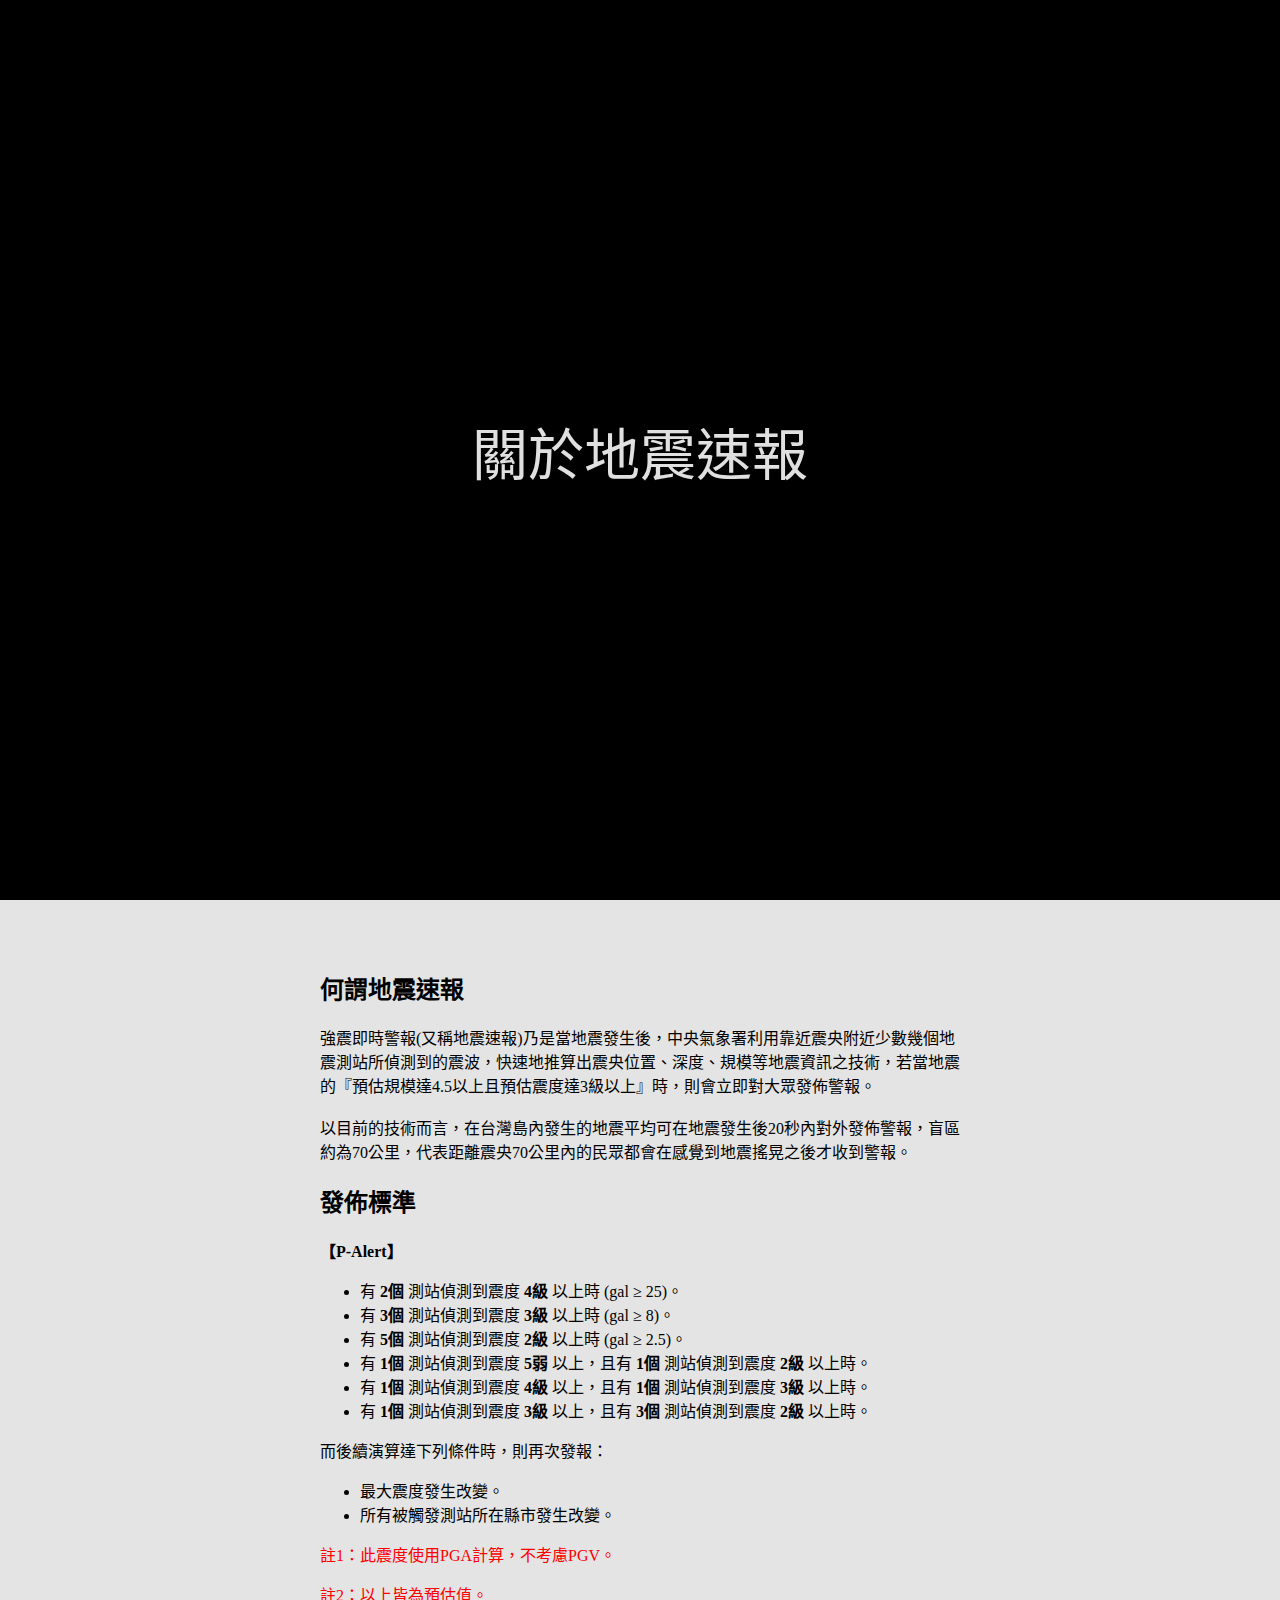
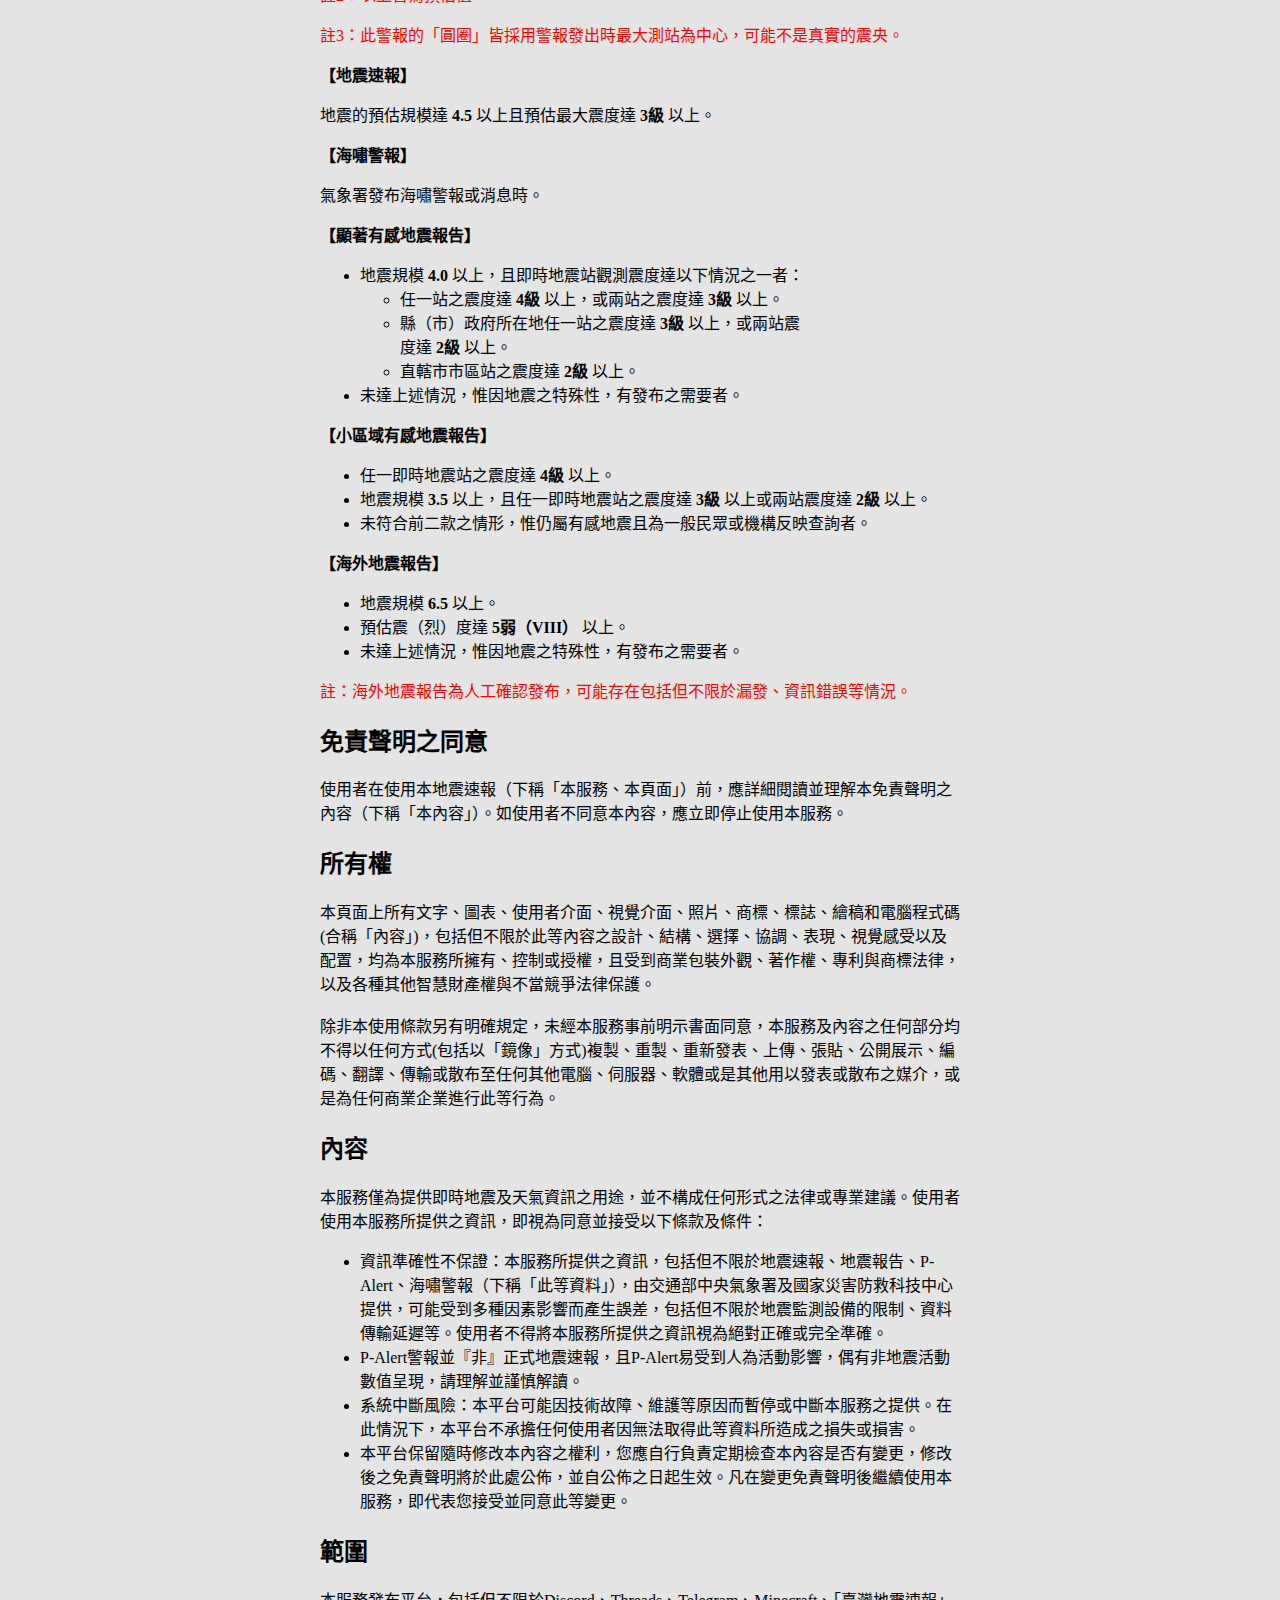
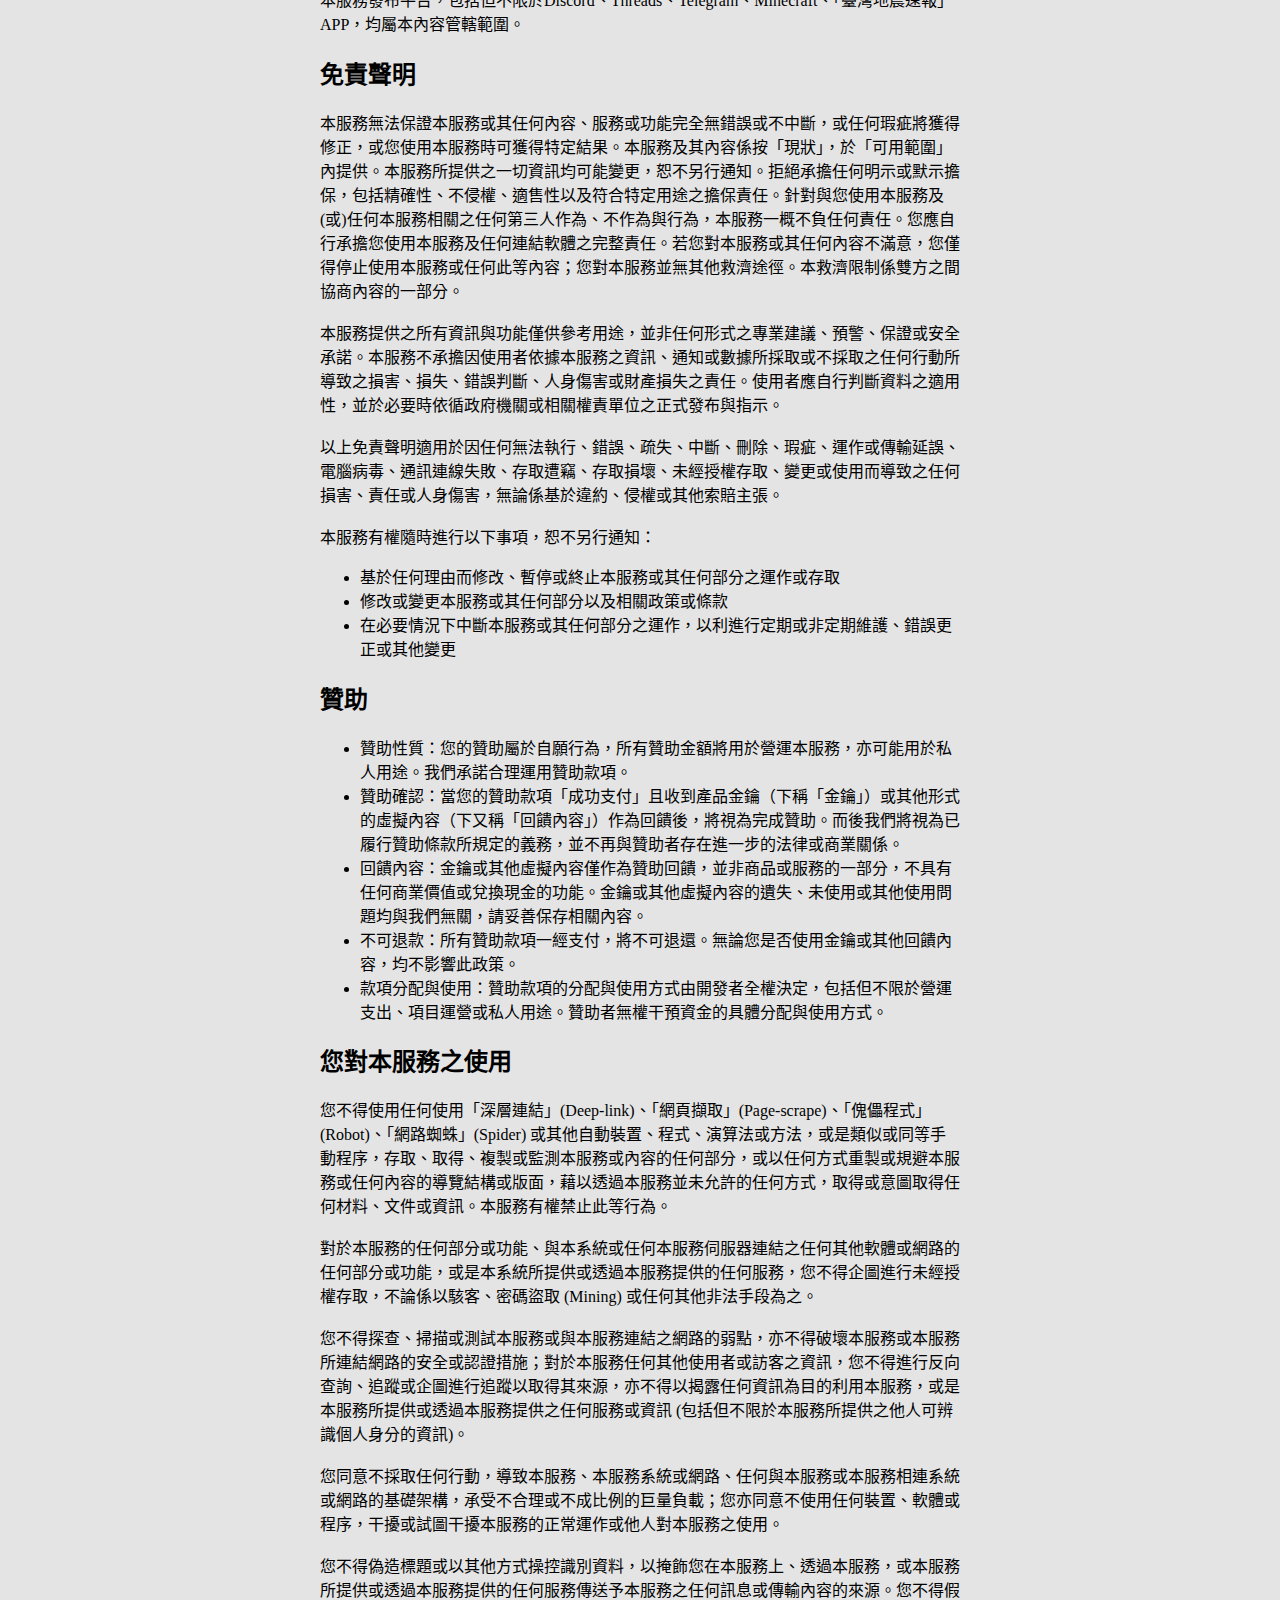
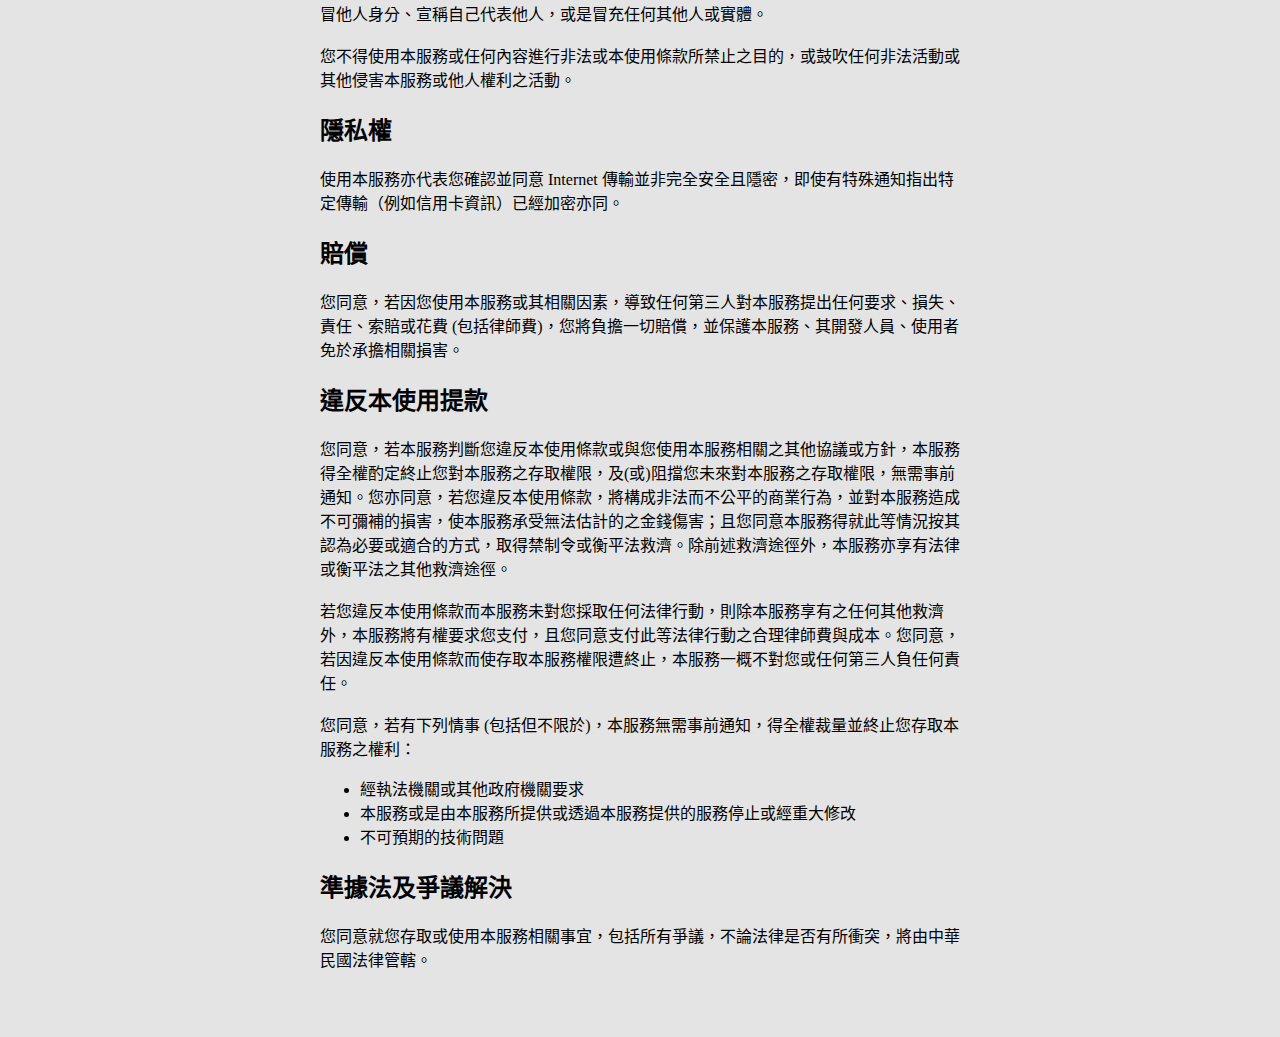
<file: about.html>
<!DOCTYPE html>
<html lang="zh-TW">
<head>
    <meta charset="UTF-8">
    <meta name="viewport" content="width=device-width, initial-scale=1.0">
    <title>關於地震速報</title>
    <link rel="icon" href="./f256x256.png" />
</head>
<style>
    body {
        margin: 0;
        width: 100vw;
        background-color: black;
        overflow-x: hidden;
        user-select: none;
    }
    ul, h2, #one > div p{
        margin-left: 25%;
        margin-right: 25%;
    }
    @media (max-width: 768px) {
        ul, h2, #one > div p {
            margin-left: 5%;
            margin-right: 5%;
        }
    }

    ul ul {
        margin-left: 0;
    }
</style>
<body>
    <div style="color:rgba(228, 228, 228, 0.7); display: flex; align-items: center; justify-content: center;height: 100vh; font-size: 56px;">
        <div style="display: flex; flex-direction: column; align-items: center; color: #e0e0e0;">
            <p>關於地震速報</p>
        </div>
    </div>
    <div id="one">
        <div style="background-color: rgb(228, 228, 228); padding: 50px 0px 50px 0px; width: 100vw;">
            <h2>
                何謂地震速報
            </h2>
            <p>
                強震即時警報(又稱地震速報)乃是當地震發生後，中央氣象署利用靠近震央附近少數幾個地震測站所偵測到的震波，快速地推算出震央位置、深度、規模等地震資訊之技術，若當地震的『預估規模達4.5以上且預估震度達3級以上』時，則會立即對大眾發佈警報。
                <br>
                <br>
                以目前的技術而言，在台灣島內發生的地震平均可在地震發生後20秒內對外發佈警報，盲區約為70公里，代表距離震央70公里內的民眾都會在感覺到地震搖晃之後才收到警報。
            </p>
            <h2>
                發佈標準
            </h2>
            <p><strong>
                【P-Alert】
            </strong></p>
            <p>
                <ul>
                    <li>有 <strong>2個</strong> 測站偵測到震度 <strong>4級</strong> 以上時 (gal ≥ 25)。</li>
                    <li>有 <strong>3個</strong> 測站偵測到震度 <strong>3級</strong> 以上時 (gal ≥ 8)。</li>
                    <li>有 <strong>5個</strong> 測站偵測到震度 <strong>2級</strong> 以上時 (gal ≥ 2.5)。</li>
                    <li>有 <strong>1個</strong> 測站偵測到震度 <strong>5弱</strong> 以上，且有 <strong>1個</strong> 測站偵測到震度 <strong>2級</strong> 以上時。</li>
                    <li>有 <strong>1個</strong> 測站偵測到震度 <strong>4級</strong> 以上，且有 <strong>1個</strong> 測站偵測到震度 <strong>3級</strong> 以上時。</li>
                    <li>有 <strong>1個</strong> 測站偵測到震度 <strong>3級</strong> 以上，且有 <strong>3個</strong> 測站偵測到震度 <strong>2級</strong> 以上時。</li>
                </ul>
            </p>
            <p>
                而後續演算達下列條件時，則再次發報：
            </p>
            <p>
                <ul>
                    <li>最大震度發生改變。</li>
                    <li>所有被觸發測站所在縣市發生改變。</li>
                </ul>
            </p>
            <p style="color: red">註1：此震度使用PGA計算，不考慮PGV。</p>
            <p style="color: red">註2：以上皆為預估值。</p>
            <p style="color: red">註3：此警報的「圓圈」皆採用警報發出時最大測站為中心，可能不是真實的震央。</p>
            <p><strong>
                【地震速報】
            </strong></p>
            <p>
                地震的預估規模達 <strong>4.5</strong> 以上且預估最大震度達 <strong>3級</strong> 以上。
            </p>
            <p><strong>
                【海嘯警報】
            </strong></p>
            <p>
                氣象署發布海嘯警報或消息時。
            </p>
            <p><strong>
                【顯著有感地震報告】
            </strong></p>
            <p>
                <ul>
                    <li>地震規模 <strong>4.0</strong> 以上，且即時地震站觀測震度達以下情況之一者：</li>
                        <ul>
                            <li>任一站之震度達 <strong>4級</strong> 以上，或兩站之震度達 <strong>3級</strong> 以上。</li>
                            <li>縣（市）政府所在地任一站之震度達 <strong>3級</strong> 以上，或兩站震度達 <strong>2級</strong> 以上。</li>
                            <li>直轄市市區站之震度達 <strong>2級</strong> 以上。</li>
                        </ul>
                    <li>未達上述情況，惟因地震之特殊性，有發布之需要者。</li>
                </ul>
            </p>
            <p><strong>
                【小區域有感地震報告】
            </strong></p>
            <p>
                <ul>
                    <li>任一即時地震站之震度達 <strong>4級</strong> 以上。</li>
                    <li>地震規模 <strong>3.5</strong> 以上，且任一即時地震站之震度達 <strong>3級</strong> 以上或兩站震度達 <strong>2級</strong> 以上。</li>
                    <li>未符合前二款之情形，惟仍屬有感地震且為一般民眾或機構反映查詢者。</li>
                </ul>
            </p>
            <p><strong>
                【海外地震報告】
            </strong></p>
            <p>
                <ul>
                    <li>地震規模 <strong>6.5</strong> 以上。</li>
                    <li>預估震（烈）度達 <strong>5弱（VIII）</strong> 以上。</li>
                    <li>未達上述情況，惟因地震之特殊性，有發布之需要者。</li>
                </ul>
                <p style="color: red">註：海外地震報告為人工確認發布，可能存在包括但不限於漏發、資訊錯誤等情況。</p>
            </p>
            <h2>
                免責聲明之同意
            </h2>
            <p>
                使用者在使用本地震速報（下稱「本服務、本頁面」）前，應詳細閱讀並理解本免責聲明之內容（下稱「本內容」）。如使用者不同意本內容，應立即停止使用本服務。
            </p>
            <h2>
                所有權
            </h2>
            <p>
                本頁面上所有文字、圖表、使用者介面、視覺介面、照片、商標、標誌、繪稿和電腦程式碼(合稱「內容」)，包括但不限於此等內容之設計、結構、選擇、協調、表現、視覺感受以及配置，均為本服務所擁有、控制或授權，且受到商業包裝外觀、著作權、專利與商標法律，以及各種其他智慧財產權與不當競爭法律保護。
                <br>
                <br>
                除非本使用條款另有明確規定，未經本服務事前明示書面同意，本服務及內容之任何部分均不得以任何方式(包括以「鏡像」方式)複製、重製、重新發表、上傳、張貼、公開展示、編碼、翻譯、傳輸或散布至任何其他電腦、伺服器、軟體或是其他用以發表或散布之媒介，或是為任何商業企業進行此等行為。
            </p>
            <h2>
                內容
            </h2>
            <p>
                本服務僅為提供即時地震及天氣資訊之用途，並不構成任何形式之法律或專業建議。使用者使用本服務所提供之資訊，即視為同意並接受以下條款及條件：
                <ul>
                    <li>資訊準確性不保證：本服務所提供之資訊，包括但不限於地震速報、地震報告、P-Alert、海嘯警報（下稱「此等資料」），由交通部中央氣象署及國家災害防救科技中心提供，可能受到多種因素影響而產生誤差，包括但不限於地震監測設備的限制、資料傳輸延遲等。使用者不得將本服務所提供之資訊視為絕對正確或完全準確。</li>
                    <li>P-Alert警報並『非』正式地震速報，且P-Alert易受到人為活動影響，偶有非地震活動數值呈現，請理解並謹慎解讀。</li>
                    <li>系統中斷風險：本平台可能因技術故障、維護等原因而暫停或中斷本服務之提供。在此情況下，本平台不承擔任何使用者因無法取得此等資料所造成之損失或損害。</li>
                    <li>本平台保留隨時修改本內容之權利，您應自行負責定期檢查本內容是否有變更，修改後之免責聲明將於此處公佈，並自公佈之日起生效。凡在變更免責聲明後繼續使用本服務，即代表您接受並同意此等變更。</li>
                </ul>
            </p>
            <h2>
                範圍
            </h2>
            <p>
                本服務發布平台，包括但不限於Discord、Threads、Telegram、Minecraft、「臺灣地震速報」APP，均屬本內容管轄範圍。
            </p>
            <h2>
                免責聲明
            </h2>
            <p>
                本服務無法保證本服務或其任何內容、服務或功能完全無錯誤或不中斷，或任何瑕疵將獲得修正，或您使用本服務時可獲得特定結果。本服務及其內容係按「現狀」，於「可用範圍」內提供。本服務所提供之一切資訊均可能變更，恕不另行通知。拒絕承擔任何明示或默示擔保，包括精確性、不侵權、適售性以及符合特定用途之擔保責任。針對與您使用本服務及(或)任何本服務相關之任何第三人作為、不作為與行為，本服務一概不負任何責任。您應自行承擔您使用本服務及任何連結軟體之完整責任。若您對本服務或其任何內容不滿意，您僅得停止使用本服務或任何此等內容；您對本服務並無其他救濟途徑。本救濟限制係雙方之間協商內容的一部分。
                <br>
                <br>
                本服務提供之所有資訊與功能僅供參考用途，並非任何形式之專業建議、預警、保證或安全承諾。本服務不承擔因使用者依據本服務之資訊、通知或數據所採取或不採取之任何行動所導致之損害、損失、錯誤判斷、人身傷害或財產損失之責任。使用者應自行判斷資料之適用性，並於必要時依循政府機關或相關權責單位之正式發布與指示。
                <br>
                <br>
                以上免責聲明適用於因任何無法執行、錯誤、疏失、中斷、刪除、瑕疵、運作或傳輸延誤、電腦病毒、通訊連線失敗、存取遭竊、存取損壞、未經授權存取、變更或使用而導致之任何損害、責任或人身傷害，無論係基於違約、侵權或其他索賠主張。
                <br>
                <br>
                本服務有權隨時進行以下事項，恕不另行通知：
                <ul>
                    <li>基於任何理由而修改、暫停或終止本服務或其任何部分之運作或存取</li>
                    <li>修改或變更本服務或其任何部分以及相關政策或條款</li>
                    <li>在必要情況下中斷本服務或其任何部分之運作，以利進行定期或非定期維護、錯誤更正或其他變更</li>
                </ul>
            </p>
            <h2>
                贊助
            </h2>
            <ul>
                <li>贊助性質：您的贊助屬於自願行為，所有贊助金額將用於營運本服務，亦可能用於私人用途。我們承諾合理運用贊助款項。</li>
                <li>贊助確認：當您的贊助款項「成功支付」且收到產品金鑰（下稱「金鑰」）或其他形式的虛擬內容（下又稱「回饋內容」）作為回饋後，將視為完成贊助。而後我們將視為已履行贊助條款所規定的義務，並不再與贊助者存在進一步的法律或商業關係。</li>
                <li>回饋內容：金鑰或其他虛擬內容僅作為贊助回饋，並非商品或服務的一部分，不具有任何商業價值或兌換現金的功能。金鑰或其他虛擬內容的遺失、未使用或其他使用問題均與我們無關，請妥善保存相關內容。</li>
                <li>不可退款：所有贊助款項一經支付，將不可退還。無論您是否使用金鑰或其他回饋內容，均不影響此政策。</li>
                <li>款項分配與使用：贊助款項的分配與使用方式由開發者全權決定，包括但不限於營運支出、項目運營或私人用途。贊助者無權干預資金的具體分配與使用方式。</li>
            </ul>
            <h2>
                您對本服務之使用
            </h2>
            <p>
                您不得使用任何使用「深層連結」(Deep-link)、「網頁擷取」(Page-scrape)、「傀儡程式」(Robot)、「網路蜘蛛」(Spider) 或其他自動裝置、程式、演算法或方法，或是類似或同等手動程序，存取、取得、複製或監測本服務或內容的任何部分，或以任何方式重製或規避本服務或任何內容的導覽結構或版面，藉以透過本服務並未允許的任何方式，取得或意圖取得任何材料、文件或資訊。本服務有權禁止此等行為。
                <br>
                <br>
                對於本服務的任何部分或功能、與本系統或任何本服務伺服器連結之任何其他軟體或網路的任何部分或功能，或是本系統所提供或透過本服務提供的任何服務，您不得企圖進行未經授權存取，不論係以駭客、密碼盜取 (Mining) 或任何其他非法手段為之。
                <br>
                <br>
                您不得探查、掃描或測試本服務或與本服務連結之網路的弱點，亦不得破壞本服務或本服務所連結網路的安全或認證措施；對於本服務任何其他使用者或訪客之資訊，您不得進行反向查詢、追蹤或企圖進行追蹤以取得其來源，亦不得以揭露任何資訊為目的利用本服務，或是本服務所提供或透過本服務提供之任何服務或資訊 (包括但不限於本服務所提供之他人可辨識個人身分的資訊)。
                <br>
                <br>
                您同意不採取任何行動，導致本服務、本服務系統或網路、任何與本服務或本服務相連系統或網路的基礎架構，承受不合理或不成比例的巨量負載；您亦同意不使用任何裝置、軟體或程序，干擾或試圖干擾本服務的正常運作或他人對本服務之使用。
                <br>
                <br>
                您不得偽造標題或以其他方式操控識別資料，以掩飾您在本服務上、透過本服務，或本服務所提供或透過本服務提供的任何服務傳送予本服務之任何訊息或傳輸內容的來源。您不得假冒他人身分、宣稱自己代表他人，或是冒充任何其他人或實體。
                <br>
                <br>
                您不得使用本服務或任何內容進行非法或本使用條款所禁止之目的，或鼓吹任何非法活動或其他侵害本服務或他人權利之活動。
            </p>
            <h2>
                隱私權
            </h2>
            <p>
                使用本服務亦代表您確認並同意 Internet 傳輸並非完全安全且隱密，即使有特殊通知指出特定傳輸（例如信用卡資訊）已經加密亦同。
            </p>
            <h2>
                賠償
            </h2>
            <p>
                您同意，若因您使用本服務或其相關因素，導致任何第三人對本服務提出任何要求、損失、責任、索賠或花費 (包括律師費)，您將負擔一切賠償，並保護本服務、其開發人員、使用者免於承擔相關損害。
            </p>
            <h2>
                違反本使用提款
            </h2>
            <p>
                您同意，若本服務判斷您違反本使用條款或與您使用本服務相關之其他協議或方針，本服務得全權酌定終止您對本服務之存取權限，及(或)阻擋您未來對本服務之存取權限，無需事前通知。您亦同意，若您違反本使用條款，將構成非法而不公平的商業行為，並對本服務造成不可彌補的損害，使本服務承受無法估計的之金錢傷害；且您同意本服務得就此等情況按其認為必要或適合的方式，取得禁制令或衡平法救濟。除前述救濟途徑外，本服務亦享有法律或衡平法之其他救濟途徑。
                <br>
                <br>
                若您違反本使用條款而本服務未對您採取任何法律行動，則除本服務享有之任何其他救濟外，本服務將有權要求您支付，且您同意支付此等法律行動之合理律師費與成本。您同意，若因違反本使用條款而使存取本服務權限遭終止，本服務一概不對您或任何第三人負任何責任。
                <br>
                <br>
                您同意，若有下列情事 (包括但不限於)，本服務無需事前通知，得全權裁量並終止您存取本服務之權利：
                <ul>
                    <li>經執法機關或其他政府機關要求</li>
                    <li>本服務或是由本服務所提供或透過本服務提供的服務停止或經重大修改</li>
                    <li>不可預期的技術問題</li>
                </ul>
            </p>
            <h2>
                準據法及爭議解決
            </h2>
            <p>
                您同意就您存取或使用本服務相關事宜，包括所有爭議，不論法律是否有所衝突，將由中華民國法律管轄。
            </p>
        </div>
    </div>
</body>
<script>
    document.oncontextmenu = () => {
        return false
    };

    document.oncopy = () => {
        return false
    };

    document.onpaste = () => {
        return false
    };

    document.oncut = () => {
        return false
    };

    window.addEventListener('keydown', (e) => {
        if ((e.ctrlKey && e.shiftKey && e.key === 'I') || e.key === 'F12') {
            e.preventDefault()
        }
    });

    document.addEventListener("DOMContentLoaded", () => {
        console.log('%c \n如果有人叫你在這裡複製貼上那絕對是在騙你 ¯\_(ツ)_/¯', 'font-size: 28px; color: #FF0000');
        console.log('%c \n如果你知道你在幹嘛, 歡迎加入我們 \\(.D˙)/', 'font-size: 23px');
        console.log('%c \nCopyrights © 2024-2026, Chang Yu-Hsi. All rights reserved.', 'color: rgba(237, 237, 237, 0.5)');
    });
</script>

</html>
</file>
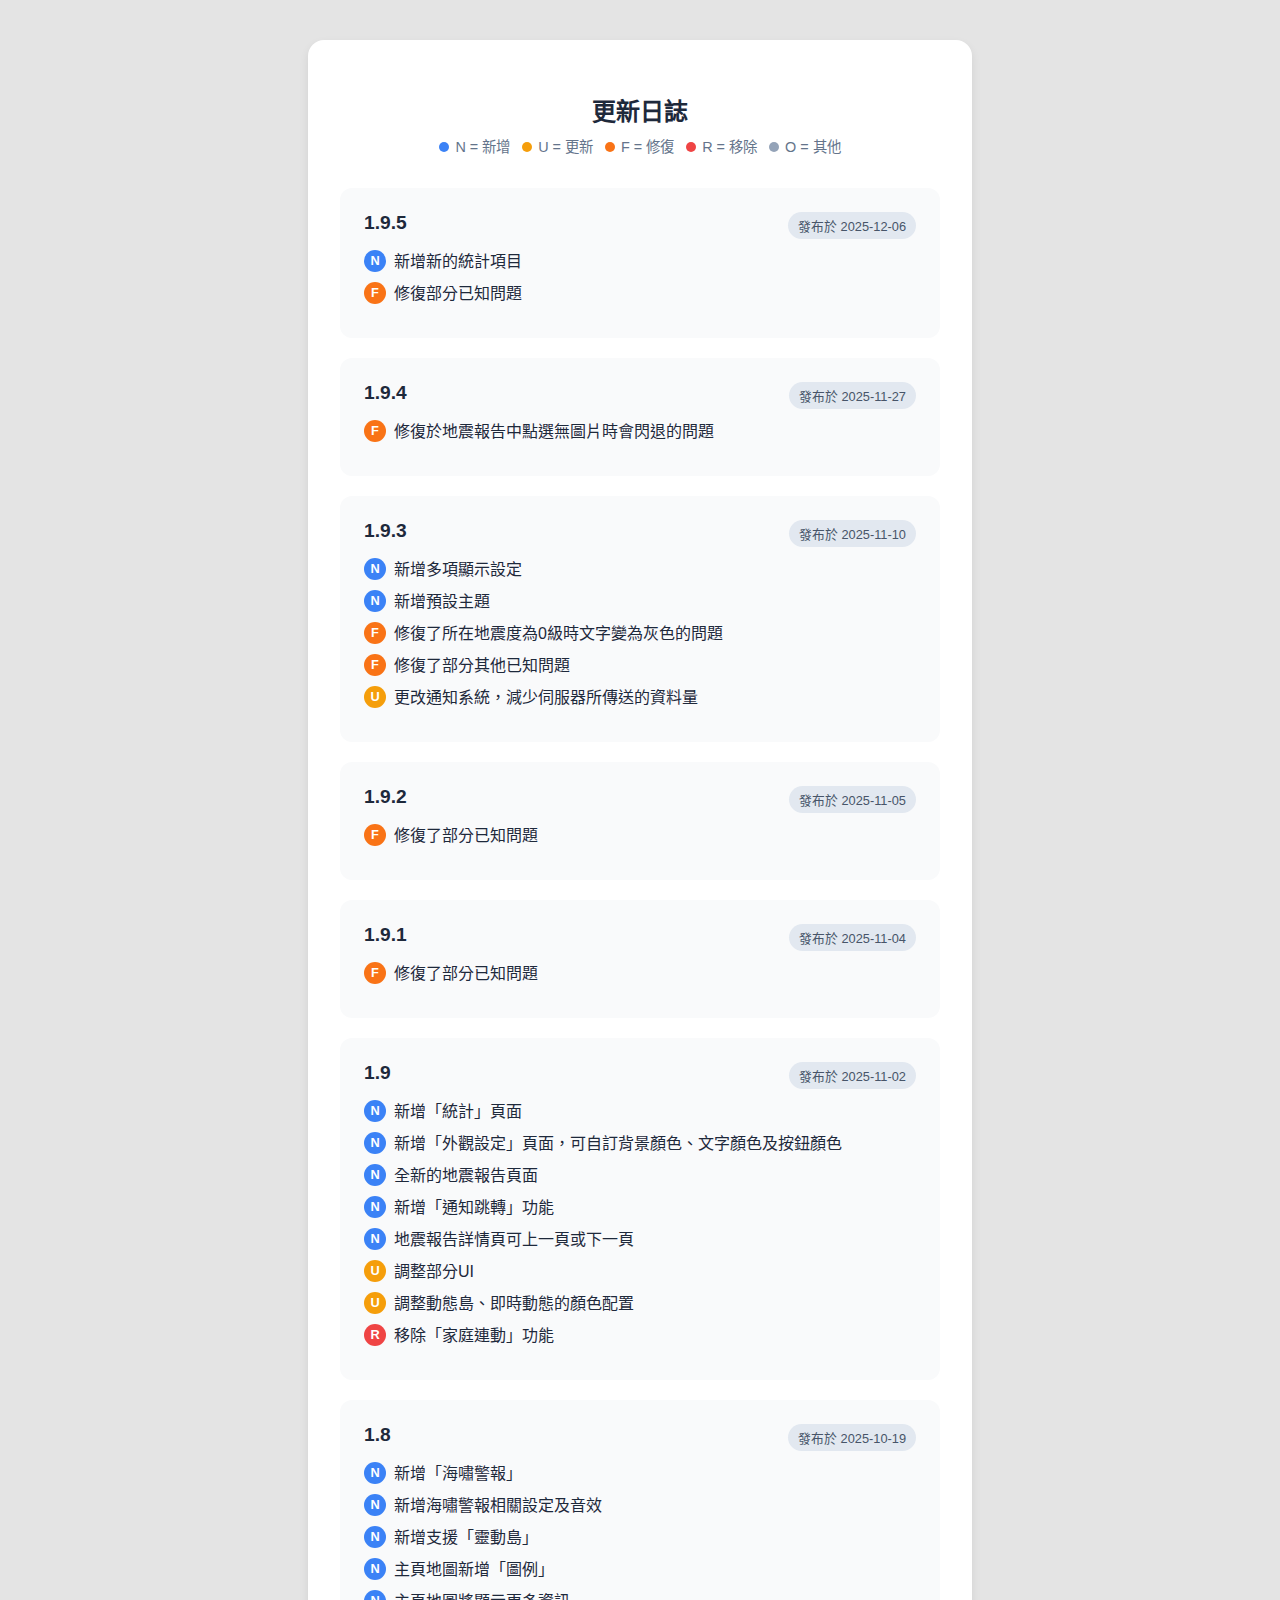
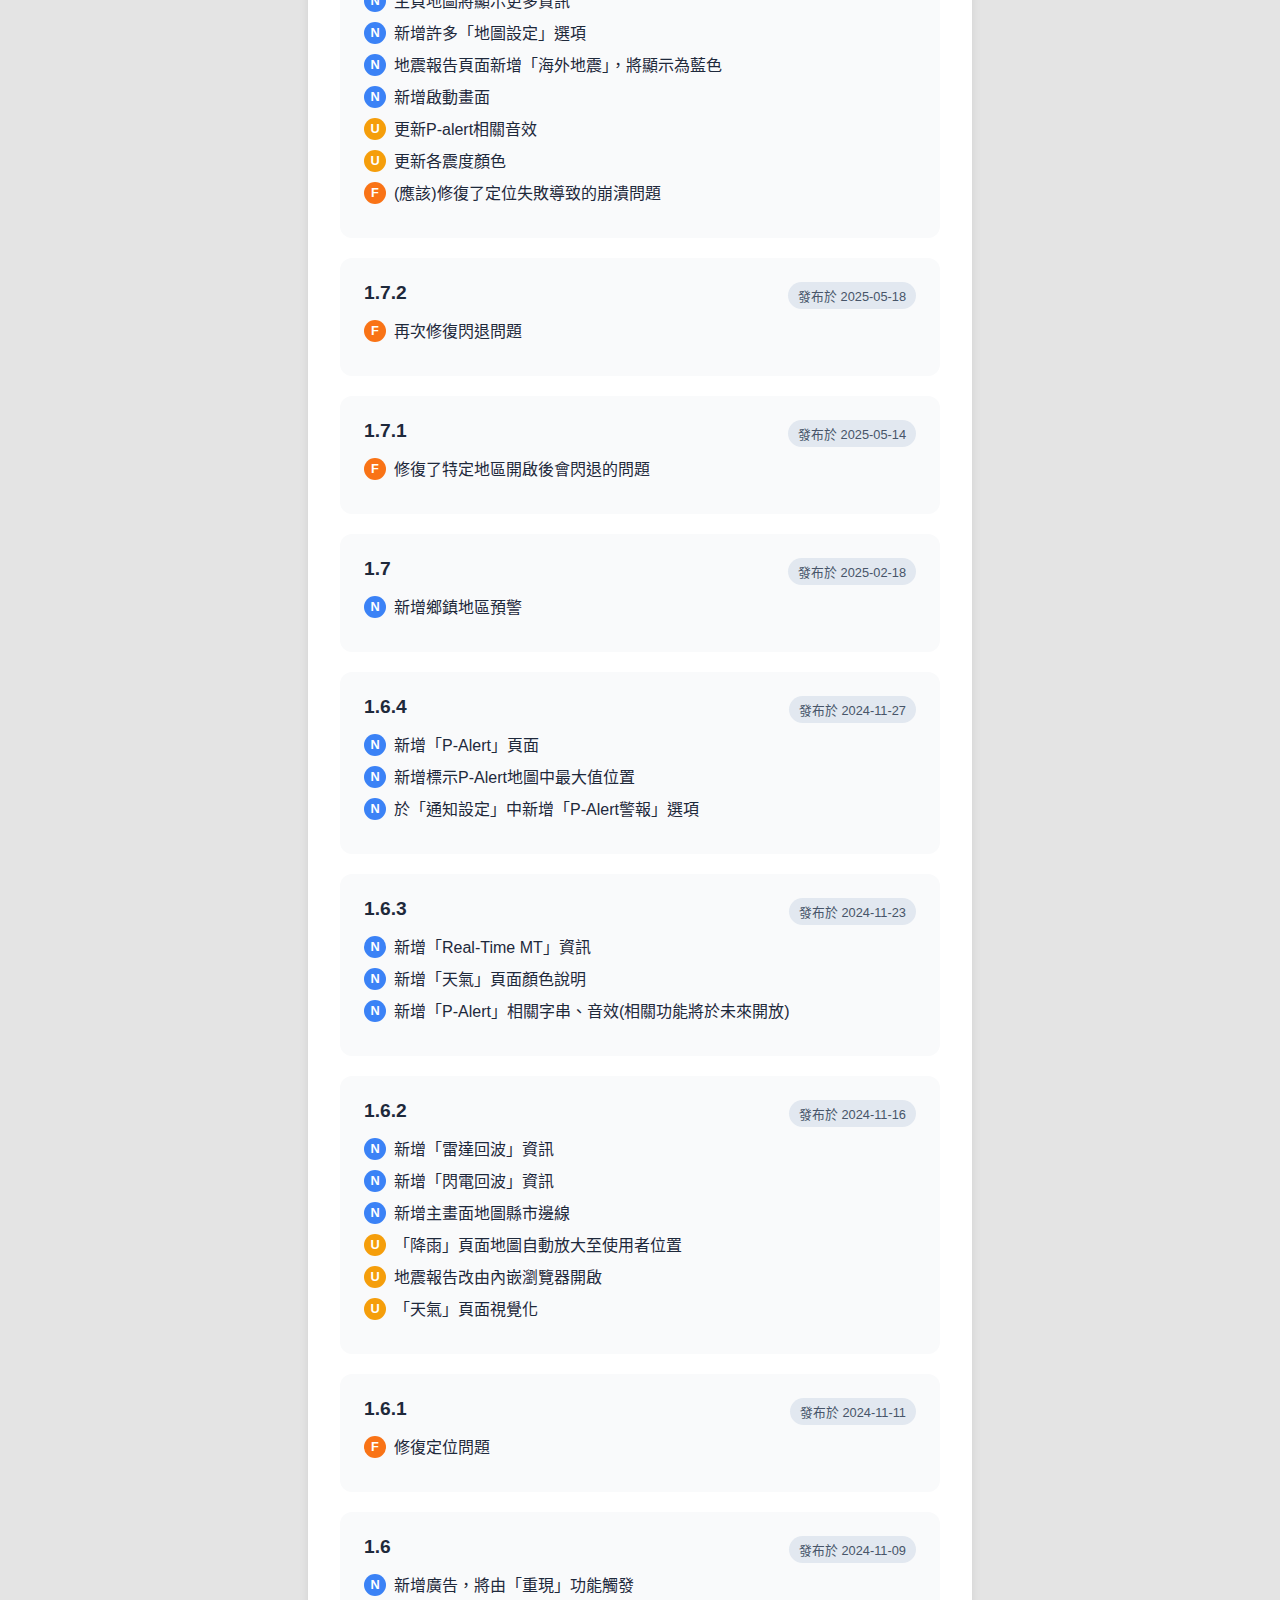
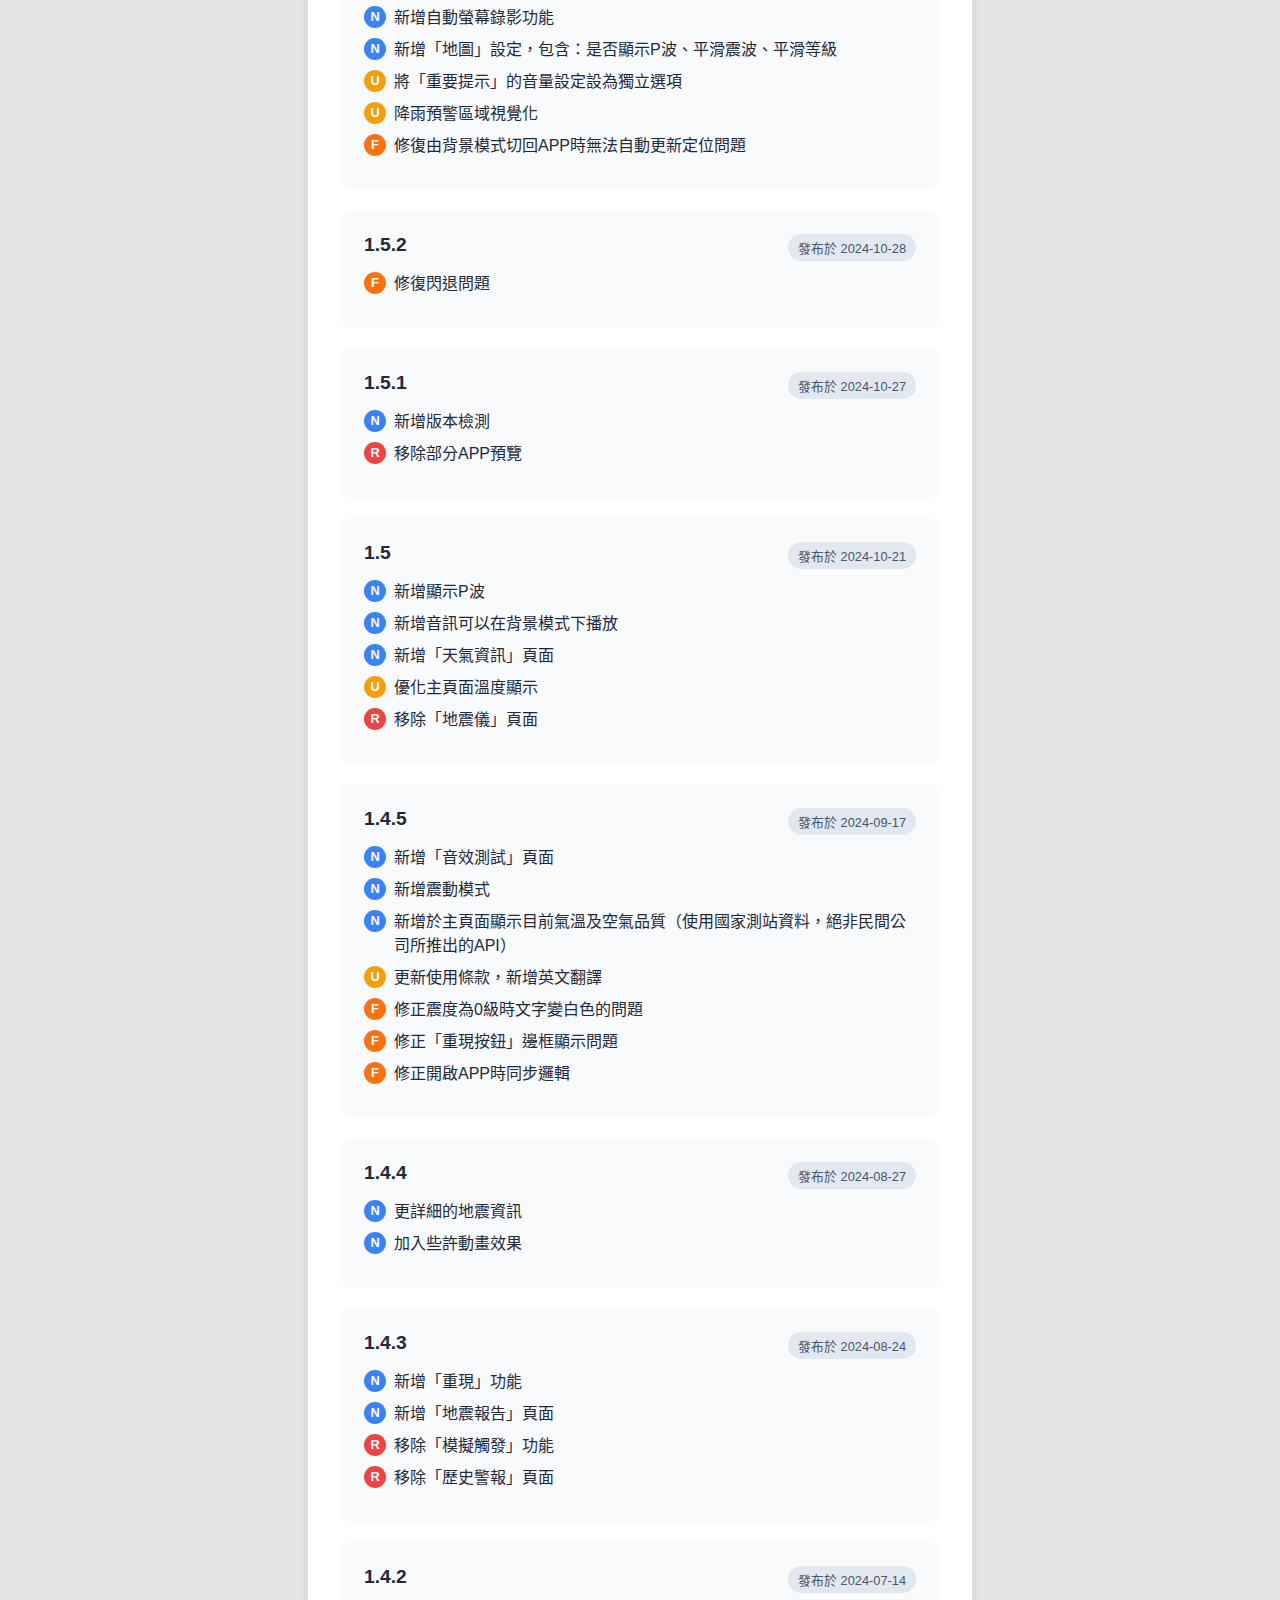
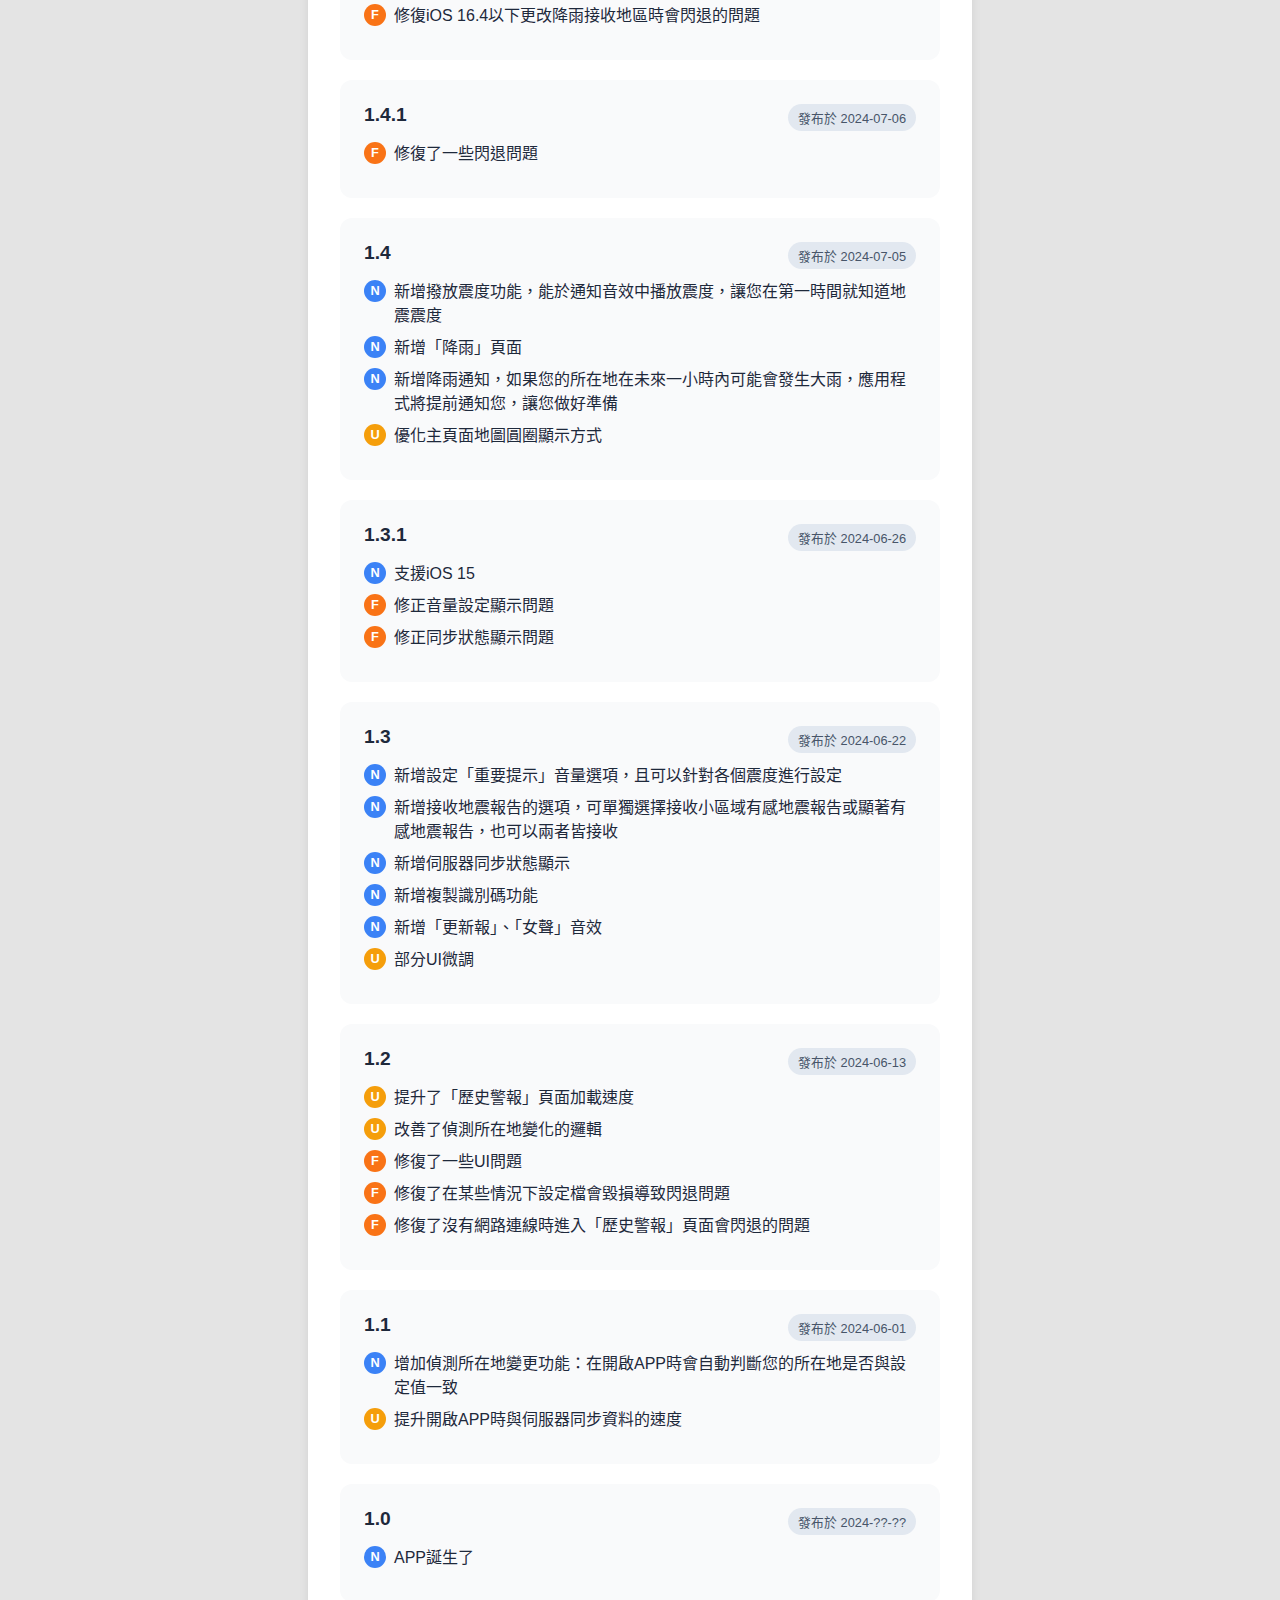
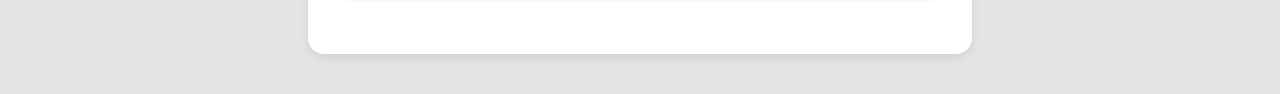
<file: changelog.html>
<!DOCTYPE html>
<html lang="zh-TW">
<head>
  <meta charset="UTF-8" />
  <meta name="viewport" content="width=device-width, initial-scale=1.0" />
  <title>更新日誌</title>
  <link rel="icon" href="./f256x256.png" />
  <style>
    body {
      font-family: "Inter", "Noto Sans TC", sans-serif;
      background-color: rgb(228, 228, 228);
      color: #1e293b;
      margin: 0;
      padding: 40px;
      display: flex;
      justify-content: center;
      user-select: none;
    }

    .version-container {
      background: white;
      border-radius: 16px;
      box-shadow: 0 4px 10px rgba(0,0,0,0.08);
      padding: 32px;
      max-width: 600px;
      width: 100%;
    }

    .header {
      text-align: center;
      margin-bottom: 32px;
    }

    .header h2 {
      margin-bottom: 8px;
      font-size: 1.5rem;
    }

    .legend {
      display: flex;
      justify-content: center;
      gap: 12px;
      font-size: 0.9rem;
      color: #64748b;
      flex-wrap: wrap;
    }

    .legend span::before {
      content: '';
      display: inline-block;
      width: 10px;
      height: 10px;
      border-radius: 50%;
      margin-right: 6px;
    }

    .N::before { background: #3b82f6; }
    .U::before { background: #f59e0b; }
    .D::before { background: #0ea5e9; }
    .F::before { background: #f97316; }
    .R::before { background: #ef4444; }
    .O::before { background: #94a3b8; }

    .version-card {
      background: #f9fafb;
      border-radius: 12px;
      padding: 24px;
      margin-bottom: 20px;
      position: relative;
    }

    .version-card h3 {
      margin: 0;
      font-size: 1.2rem;
    }

    .release-date {
      position: absolute;
      top: 24px;
      right: 24px;
      background: #e2e8f0;
      color: #475569;
      font-size: 0.8rem;
      padding: 4px 10px;
      border-radius: 9999px;
    }

    .version-list {
      list-style: none;
      margin: 16px 0 0;
      padding: 0;
    }

    .version-list li {
      display: flex;
      align-items: flex-start;
      gap: 8px;
      margin-bottom: 8px;
      line-height: 1.5;
    }

    .tag {
      width: 22px;
      height: 22px;
      border-radius: 50%;
      color: white;
      font-weight: bold;
      font-size: 0.8rem;
      display: flex;
      align-items: center;
      justify-content: center;
      flex-shrink: 0;
    }

    .tag.D { background-color: #0ea5e9; }
    .tag.F { background-color: #f97316; }
    .tag.N { background-color: #3b82f6; }
    .tag.U { background-color: #f59e0b; }
    .tag.R { background-color: #ef4444; }
    .tag.O { background-color: #94a3b8; }
  </style>
</head>
<body>
  <div class="version-container">
    <div class="header">
      <h2>更新日誌</h2>
      <div class="legend">
        
        <span class="N">N = 新增</span>
        <span class="U">U = 更新</span>
        <span class="F">F = 修復</span>
        <span class="R">R = 移除</span>
        <span class="O">O = 其他</span>
      </div>
    </div>

    <div class="version-card">
      <h3>1.9.5</h3>
      <span class="release-date">發布於 2025-12-06</span>
      <ul class="version-list">
        <li><span class="tag N">N</span>新增新的統計項目</li>
        <li><span class="tag F">F</span>修復部分已知問題</li>
      </ul>
    </div>
    <div class="version-card">
      <h3>1.9.4</h3>
      <span class="release-date">發布於 2025-11-27</span>
      <ul class="version-list">
        <li><span class="tag F">F</span>修復於地震報告中點選無圖片時會閃退的問題</li>
      </ul>
    </div>
    <div class="version-card">
      <h3>1.9.3</h3>
      <span class="release-date">發布於 2025-11-10</span>
      <ul class="version-list">
        <li><span class="tag N">N</span>新增多項顯示設定</li>
        <li><span class="tag N">N</span>新增預設主題</li>
        <li><span class="tag F">F</span>修復了所在地震度為0級時文字變為灰色的問題</li>
        <li><span class="tag F">F</span>修復了部分其他已知問題</li>
        <li><span class="tag U">U</span>更改通知系統，減少伺服器所傳送的資料量</li>
      </ul>
    </div>
    <div class="version-card">
      <h3>1.9.2</h3>
      <span class="release-date">發布於 2025-11-05</span>
      <ul class="version-list">
        <li><span class="tag F">F</span>修復了部分已知問題</li>
      </ul>
    </div>
    <div class="version-card">
      <h3>1.9.1</h3>
      <span class="release-date">發布於 2025-11-04</span>
      <ul class="version-list">
        <li><span class="tag F">F</span>修復了部分已知問題</li>
      </ul>
    </div>
    <div class="version-card">
      <h3>1.9</h3>
      <span class="release-date">發布於 2025-11-02</span>
      <ul class="version-list">
          <li><span class="tag N">N</span>新增「統計」頁面</li>
          <li><span class="tag N">N</span>新增「外觀設定」頁面，可自訂背景顏色、文字顏色及按鈕顏色</li>
          <li><span class="tag N">N</span>全新的地震報告頁面</li>
          <li><span class="tag N">N</span>新增「通知跳轉」功能</li>
          <li><span class="tag N">N</span>地震報告詳情頁可上一頁或下一頁</li>
          <li><span class="tag U">U</span>調整部分UI</li>
          <li><span class="tag U">U</span>調整動態島、即時動態的顏色配置</li>
          <li><span class="tag R">R</span>移除「家庭連動」功能</li>
        </ul>
    </div>
    <div class="version-card">
      <h3>1.8</h3>
      <span class="release-date">發布於 2025-10-19</span>
      <ul class="version-list">
          <li><span class="tag N">N</span>新增「海嘯警報」</li>
          <li><span class="tag N">N</span>新增海嘯警報相關設定及音效</li>
          <li><span class="tag N">N</span>新增支援「靈動島」</li>
          <li><span class="tag N">N</span>主頁地圖新增「圖例」</li>
          <li><span class="tag N">N</span>主頁地圖將顯示更多資訊</li>
          <li><span class="tag N">N</span>新增許多「地圖設定」選項</li>
          <li><span class="tag N">N</span>地震報告頁面新增「海外地震」，將顯示為藍色</li>
          <li><span class="tag N">N</span>新增啟動畫面</li>
          <li><span class="tag U">U</span>更新P-alert相關音效</li>
          <li><span class="tag U">U</span>更新各震度顏色</li>
          <li><span class="tag F">F</span>(應該)修復了定位失敗導致的崩潰問題</li>
        </ul>
    </div>
    <div class="version-card">
      <h3>1.7.2</h3>
      <span class="release-date">發布於 2025-05-18</span>
      <ul class="version-list">
          <li><span class="tag F">F</span>再次修復閃退問題</li>
        </ul>
    </div>
    <div class="version-card">
      <h3>1.7.1</h3>
      <span class="release-date">發布於 2025-05-14</span>
      <ul class="version-list">
          <li><span class="tag F">F</span>修復了特定地區開啟後會閃退的問題</li>
        </ul>
    </div>
    <div class="version-card">
      <h3>1.7</h3>
      <span class="release-date">發布於 2025-02-18</span>
      <ul class="version-list">
          <li><span class="tag N">N</span>新增鄉鎮地區預警</li>
        </ul>
    </div>
    <div class="version-card">
      <h3>1.6.4</h3>
      <span class="release-date">發布於 2024-11-27</span>
      <ul class="version-list">
          <li><span class="tag N">N</span>新增「P-Alert」頁面</li>
          <li><span class="tag N">N</span>新增標示P-Alert地圖中最大值位置</li>
          <li><span class="tag N">N</span>於「通知設定」中新增「P-Alert警報」選項</li>
        </ul>
    </div>
    <div class="version-card">
      <h3>1.6.3</h3>
      <span class="release-date">發布於 2024-11-23</span>
      <ul class="version-list">
          <li><span class="tag N">N</span>新增「Real-Time MT」資訊</li>
          <li><span class="tag N">N</span>新增「天氣」頁面顏色說明</li>
          <li><span class="tag N">N</span>新增「P-Alert」相關字串、音效(相關功能將於未來開放)</li>
        </ul>
    </div>
    <div class="version-card">
      <h3>1.6.2</h3>
      <span class="release-date">發布於 2024-11-16</span>
      <ul class="version-list">
          <li><span class="tag N">N</span>新增「雷達回波」資訊</li>
          <li><span class="tag N">N</span>新增「閃電回波」資訊</li>
          <li><span class="tag N">N</span>新增主畫面地圖縣市邊線</li>
          <li><span class="tag U">U</span>「降雨」頁面地圖自動放大至使用者位置</li>
          <li><span class="tag U">U</span>地震報告改由內嵌瀏覽器開啟</li>
          <li><span class="tag U">U</span>「天氣」頁面視覺化</li>
        </ul>
    </div>
    <div class="version-card">
      <h3>1.6.1</h3>
      <span class="release-date">發布於 2024-11-11</span>
      <ul class="version-list">
          <li><span class="tag F">F</span>修復定位問題</li>
        </ul>
    </div>
    <div class="version-card">
      <h3>1.6</h3>
      <span class="release-date">發布於 2024-11-09</span>
      <ul class="version-list">
          <li><span class="tag N">N</span>新增廣告，將由「重現」功能觸發</li>
          <li><span class="tag N">N</span>新增自動螢幕錄影功能</li>
          <li><span class="tag N">N</span>新增「地圖」設定，包含：是否顯示P波、平滑震波、平滑等級</li>
          <li><span class="tag U">U</span>將「重要提示」的音量設定設為獨立選項</li>
          <li><span class="tag U">U</span>降雨預警區域視覺化</li>
          <li><span class="tag F">F</span>修復由背景模式切回APP時無法自動更新定位問題</li>
        </ul>
    </div>
    <div class="version-card">
      <h3>1.5.2</h3>
      <span class="release-date">發布於 2024-10-28</span>
      <ul class="version-list">
          <li><span class="tag F">F</span>修復閃退問題</li>
        </ul>
    </div>
    <div class="version-card">
      <h3>1.5.1</h3>
      <span class="release-date">發布於 2024-10-27</span>
      <ul class="version-list">
          <li><span class="tag N">N</span>新增版本檢測</li>
          <li><span class="tag R">R</span>移除部分APP預覽</li>
        </ul>
    </div>
    <div class="version-card">
      <h3>1.5</h3>
      <span class="release-date">發布於 2024-10-21</span>
      <ul class="version-list">
          <li><span class="tag N">N</span>新增顯示P波</li>
          <li><span class="tag N">N</span>新增音訊可以在背景模式下播放</li>
          <li><span class="tag N">N</span>新增「天氣資訊」頁面</li>
          <li><span class="tag U">U</span>優化主頁面溫度顯示</li>
          <li><span class="tag R">R</span>移除「地震儀」頁面</li>
        </ul>
    </div>
    <div class="version-card">
      <h3>1.4.5</h3>
      <span class="release-date">發布於 2024-09-17</span>
      <ul class="version-list">
          <li><span class="tag N">N</span>新增「音效測試」頁面</li>
          <li><span class="tag N">N</span>新增震動模式</li>
          <li><span class="tag N">N</span>新增於主頁面顯示目前氣溫及空氣品質（使用國家測站資料，絕非民間公司所推出的API）</li>
          <li><span class="tag U">U</span>更新使用條款，新增英文翻譯</li>
          <li><span class="tag F">F</span>修正震度為0級時文字變白色的問題</li>
          <li><span class="tag F">F</span>修正「重現按鈕」邊框顯示問題</li>
          <li><span class="tag F">F</span>修正開啟APP時同步邏輯</li>
        </ul>
    </div>
    <div class="version-card">
      <h3>1.4.4</h3>
      <span class="release-date">發布於 2024-08-27</span>
      <ul class="version-list">
          <li><span class="tag N">N</span>更詳細的地震資訊</li>
          <li><span class="tag N">N</span>加入些許動畫效果</li>
        </ul>
    </div>
    <div class="version-card">
      <h3>1.4.3</h3>
      <span class="release-date">發布於 2024-08-24</span>
      <ul class="version-list">
          <li><span class="tag N">N</span>新增「重現」功能</li>
          <li><span class="tag N">N</span>新增「地震報告」頁面</li>
          <li><span class="tag R">R</span>移除「模擬觸發」功能</li>
          <li><span class="tag R">R</span>移除「歷史警報」頁面</li>
        </ul>
    </div>
    <div class="version-card">
      <h3>1.4.2</h3>
      <span class="release-date">發布於 2024-07-14</span>
      <ul class="version-list">
          <li><span class="tag F">F</span>修復iOS 16.4以下更改降雨接收地區時會閃退的問題</li>
        </ul>
    </div>
    <div class="version-card">
      <h3>1.4.1</h3>
      <span class="release-date">發布於 2024-07-06</span>
      <ul class="version-list">
          <li><span class="tag F">F</span>修復了一些閃退問題</li>
        </ul>
    </div>
    <div class="version-card">
      <h3>1.4</h3>
      <span class="release-date">發布於 2024-07-05</span>
      <ul class="version-list">
          <li><span class="tag N">N</span>新增撥放震度功能，能於通知音效中播放震度，讓您在第一時間就知道地震震度</li>
          <li><span class="tag N">N</span>新增「降雨」頁面</li>
          <li><span class="tag N">N</span>新增降雨通知，如果您的所在地在未來一小時內可能會發生大雨，應用程式將提前通知您，讓您做好準備</li>
          <li><span class="tag U">U</span>優化主頁面地圖圓圈顯示方式</li>
        </ul>
    </div>
    <div class="version-card">
      <h3>1.3.1</h3>
      <span class="release-date">發布於 2024-06-26</span>
      <ul class="version-list">
          <li><span class="tag N">N</span>支援iOS 15</li>
          <li><span class="tag F">F</span>修正音量設定顯示問題</li>
          <li><span class="tag F">F</span>修正同步狀態顯示問題</li>
        </ul>
    </div>
    <div class="version-card">
      <h3>1.3</h3>
      <span class="release-date">發布於 2024-06-22</span>
      <ul class="version-list">
          <li><span class="tag N">N</span>新增設定「重要提示」音量選項，且可以針對各個震度進行設定</li>
          <li><span class="tag N">N</span>新增接收地震報告的選項，可單獨選擇接收小區域有感地震報告或顯著有感地震報告，也可以兩者皆接收</li>
          <li><span class="tag N">N</span>新增伺服器同步狀態顯示</li>
          <li><span class="tag N">N</span>新增複製識別碼功能</li>
          <li><span class="tag N">N</span>新增「更新報」、「女聲」音效</li>
          <li><span class="tag U">U</span>部分UI微調</li>
        </ul>
    </div>
    <div class="version-card">
      <h3>1.2</h3>
      <span class="release-date">發布於 2024-06-13</span>
      <ul class="version-list">
          <li><span class="tag U">U</span>提升了「歷史警報」頁面加載速度</li>
          <li><span class="tag U">U</span>改善了偵測所在地變化的邏輯</li>
          <li><span class="tag F">F</span>修復了一些UI問題</li>
          <li><span class="tag F">F</span>修復了在某些情況下設定檔會毀損導致閃退問題</li>
          <li><span class="tag F">F</span>修復了沒有網路連線時進入「歷史警報」頁面會閃退的問題</li>
        </ul>
    </div>
    <div class="version-card">
      <h3>1.1</h3>
      <span class="release-date">發布於 2024-06-01</span>
      <ul class="version-list">
          <li><span class="tag N">N</span>增加偵測所在地變更功能：在開啟APP時會自動判斷您的所在地是否與設定值一致</li>
          <li><span class="tag U">U</span>提升開啟APP時與伺服器同步資料的速度</li>
        </ul>
    </div>
    <div class="version-card">
      <h3>1.0</h3>
      <span class="release-date">發布於 2024-??-??</span>
      <ul class="version-list">
          <li><span class="tag N">N</span>APP誕生了</li>
        </ul>
    </div>
  </div>
</body>
<script>
    document.oncontextmenu = () => {
        return false
    };

    document.oncopy = () => {
        return false
    };

    document.onpaste = () => {
        return false
    };

    document.oncut = () => {
        return false
    };

    window.addEventListener('keydown', (e) => {
        if ((e.ctrlKey && e.shiftKey && e.key === 'I') || e.key === 'F12') {
            e.preventDefault()
        }
    });

    document.addEventListener("DOMContentLoaded", () => {
        console.log('%c \n如果有人叫你在這裡複製貼上那絕對是在騙你 ¯\_(ツ)_/¯', 'font-size: 28px; color: #FF0000');
        console.log('%c \n如果你知道你在幹嘛, 歡迎加入我們 \\(.D˙)/', 'font-size: 23px');
        console.log('%c \nCopyrights © 2024-2026, Chang Yu-Hsi. All rights reserved.', 'color: rgba(237, 237, 237, 0.5)');
    });
</script>
</html>
</file>
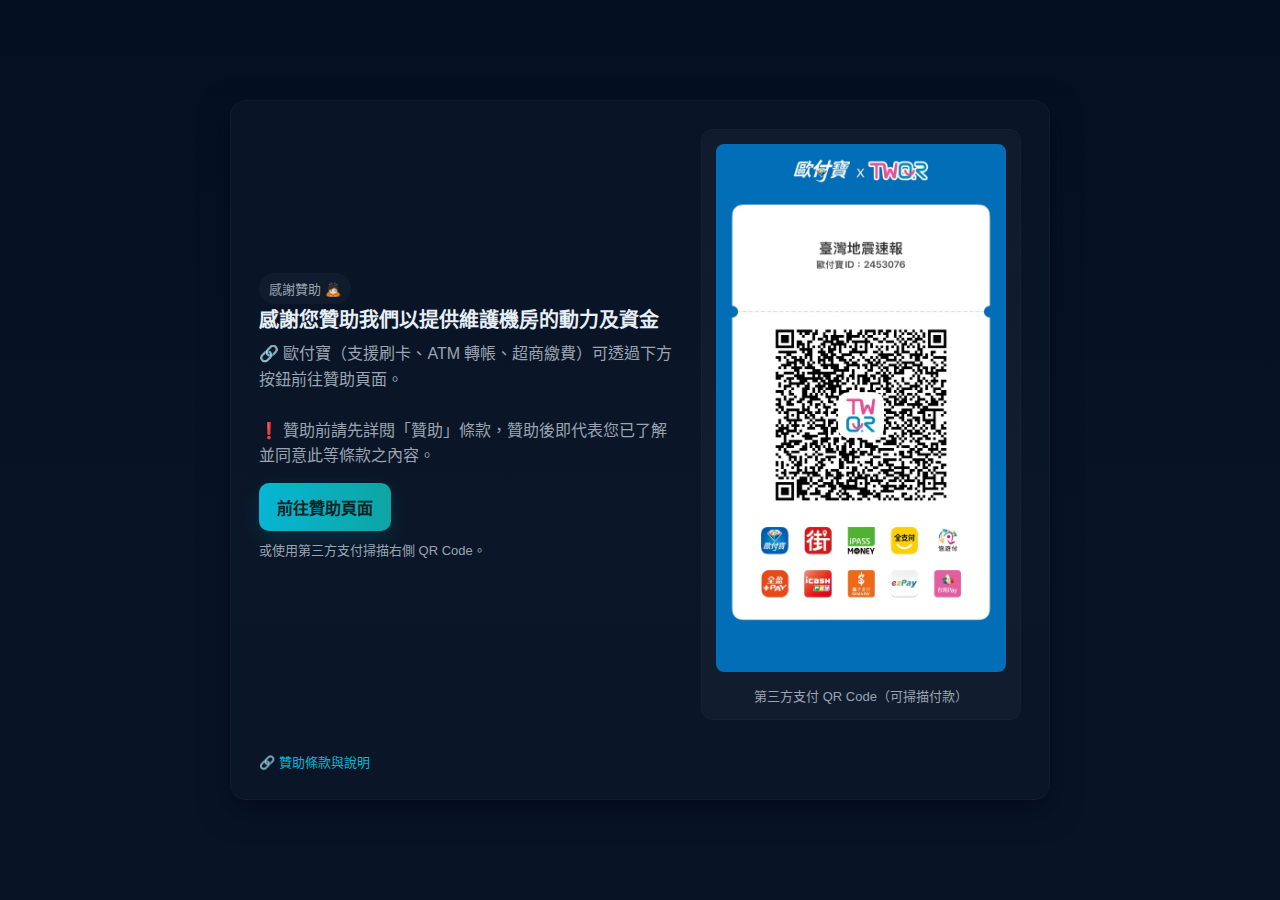
<file: donate.html>
<!DOCTYPE html>
<html lang="zh-TW">
<head>
    <meta charset="UTF-8">
    <meta name="viewport" content="width=device-width, initial-scale=1.0">
    <title>臺灣地震速報 - 贊助我們</title>
    <link rel="icon" href="./f256x256.png" />
    <style>
        :root {
            --bg: #0f1724;
            --card: #0b1220;
            --accent: #06b6d4;
            --muted: #9aa4b2;
            --glass:  rgba(255,255,255,0.03);
            --radius: 16px;
            font-family: -apple-system, BlinkMacSystemFont, "Segoe UI", Roboto, "Noto Sans TC", "Helvetica Neue", Arial;
        }
        *{box-sizing: border-box}

        html, body { height: 100% }

        body {
            user-select: none;
            margin: 0;
            background: linear-gradient(180deg, #041022 0%, #081426 60%);
            color: #e6eef6;
            display: flex;
            align-items: center;
            justify-content: center;
            padding: 24px;
            -webkit-font-smoothing: antialiased;
        }

        .card {
            width: 100%;
            max-width: 820px;
            background: linear-gradient(180deg, rgba(255,255,255,0.02), rgba(255,255,255,0.01));
            border-radius: var(--radius);
            padding: 28px;
            box-shadow: 0 10px 30px rgba(2,6,23,0.6);
            border: 1px solid rgba(255,255,255,0.03);
            display: grid;
            grid-template-columns: 1fr 320px;
            gap: 20px;
            align-items: center;
        }

        @media (max-width: 780px) {
            .card {
                grid-template-columns: 1fr;
                padding: 20px
            }
        }

        .content h1 {
            margin: 0 0 8px 0;
            font-size: 20px
        }
        .content p {
            margin: 0 0 14px 0;
            color: var(--muted);
            line-height: 1.6
        }
        .donate-btn {
            display: inline-block;
            text-decoration: none;
            padding: 12px 18px;
            border-radius: 10px;
            background: linear-gradient(90deg,var(--accent),#0ea5a3);
            color: #072024;
            font-weight: 700;
            box-shadow: 0 8px 20px rgba(6,182,212,0.14);
            transition: transform .14s ease, box-shadow .14s ease;
        }
        .donate-btn:hover {
            transform: translateY(-3px);
            box-shadow: 0 18px 30px rgba(6,182,212,0.18)
        }
        .muted-note {
            font-size: 13px;
            color: var(--muted);
            padding-top: 10px
        }

        .qr-box {
            background: var(--glass);
            border-radius: 12px;
            padding: 14px;
            text-align: center;
            border: 1px solid rgba(255,255,255,0.02);
        }
        .qr-box img {
            max-width: 100%;
            height: auto;border-radius:8px
        }
        .qr-caption { 
            font-size: 13px;
            color: var(--muted);margin-top:10px
        }

        footer {
            grid-column: 1/-1;
            margin-top: 12px;
            font-size: 13px;
            color: var(--muted);
            display: flex;
            flex-wrap: wrap;
            gap: 12px;
            align-items: center
        }
        .link {
            color: var(--accent);
            text-decoration: none
        }

        .badge {
            display: inline-block;
            background:rgba(255,255,255,0.03);
            padding: 6px 10px;
            border-radius: 999px;
            font-size: 13px;
            color: var(--muted)
        }
</style>
</head>
<body>
    <main class="card" role="main">
        <section class="content">
            <span class="badge">感謝贊助 🙇🏻</span>
            <h1>感謝您贊助我們以提供維護機房的動力及資金</h1>
            <p>🔗 歐付寶（支援刷卡、ATM 轉帳、超商繳費）可透過下方按鈕前往贊助頁面。<br><br>❗ 贊助前請先詳閱「贊助」條款，贊助後即代表您已了解並同意此等條款之內容。</p>

            <a class="donate-btn" href="https://payment.opay.tw/Broadcaster/Donate/797FE1FD0B7B33C6BE4F216DC2901A01" target="_blank" rel="noopener noreferrer">前往贊助頁面</a>

            <p class="muted-note">或使用第三方支付掃描右側 QR Code。</p>
        </section>

        <aside class="qr-box" aria-label="第三方支付 QR Code">
            <img src="qrcode.png" alt="第三方支付 QR Code">
            <div class="qr-caption">第三方支付 QR Code（可掃描付款）</div>
        </aside>

        <footer>
            <div>
                <a class="link" href="/about" target="_blank" rel="noopener noreferrer">🔗 贊助條款與說明</a>
            </div>
        </footer>
    </main>
</body>
<script>
    function openMenu() {
        document.getElementById("sideMenu").style.width = "250px";
    }
    function closeMenu() {
        document.getElementById("sideMenu").style.width = "0";
    }
    
    document.oncontextmenu = () => {
        return false
    };

    document.oncopy = () => {
        return false
    };

    document.onpaste = () => {
        return false
    };

    document.oncut = () => {
        return false
    };

    window.addEventListener('keydown', (e) => {
        if ((e.ctrlKey && e.shiftKey && e.key === 'I') || e.key === 'F12') {
            e.preventDefault()
        }
    });

    document.addEventListener("DOMContentLoaded", () => {
        console.log('%c \n如果有人叫你在這裡複製貼上那絕對是在騙你 ¯\_(ツ)_/¯', 'font-size: 28px; color: #FF0000');
        console.log('%c \n如果你知道你在幹嘛, 歡迎加入我們 \\(.D˙)/', 'font-size: 23px');
        console.log('%c \nCopyrights © 2024-2026, Chang Yu-Hsi. All rights reserved.', 'color: rgba(237, 237, 237, 0.5)');
    });
</script>
</html>
</file>
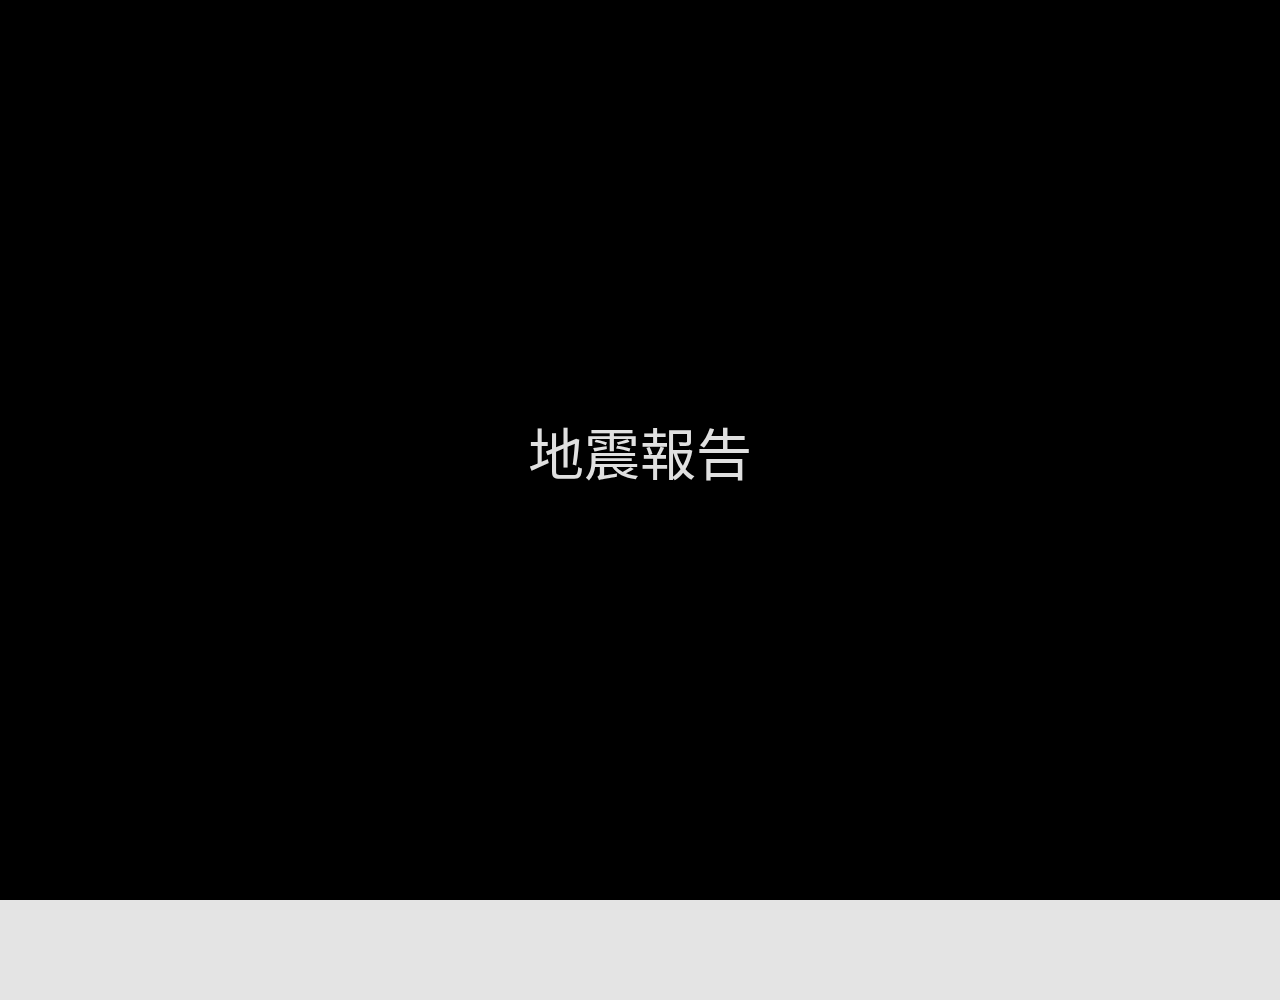
<file: report.html>
<!DOCTYPE html>
<html lang="zh-TW">
<head>
    <meta charset="UTF-8">
    <meta name="viewport" content="width=device-width, initial-scale=1.0">
    <title>地震報告</title>
    <link rel="icon" href="Web/f256x256.png" />
</head>
<style>
    body {
        margin: 0;
        width: 100vw;
        background-color: black;
        overflow-x: hidden;
        user-select: none;
    }

    .report {
        background-color: rgb(228, 228, 228);
        padding: 50px 0;
        width: 100vw;
        display: flex;
        align-items: center;
        justify-content: center;
        flex-direction: column
    }

    .report-information {
        width: 65%;
        position: relative;
        display: flex;
        border: 2px black solid;
        padding: 40px;
        border-radius: 10px;
        margin-bottom: 50px;
        flex-direction: row;
        align-items: center;
    }

    .report-img {
        margin-right: 40px;
        display: flex;
        flex-direction: column;
        align-items: center;
    }

    .report-title {
        font-size: 22px;
        font-weight: bold;
        color: red;
    }

    .report-content {
        font-size: 17px;
    }

    .report-level {
        position: absolute;
        top: 10px;
        right: 10px;
        color: white;
        font-size: 36px;
        padding: 10px 10px;
        padding-top: 15px;
        border-radius: 5px;
        width: 50px;
        height: 50px;
        text-align: center;
    }

    a {
        display: inline-block;
        background-color: #1e88e5;
        color: white;
        padding: 6px 12px;
        font-size: 14px;
        border-radius: 4px;
        text-decoration: none;
        box-shadow: 0 2px 4px rgba(0,0,0,0.3);
        transition: background-color 0.3s;
        text-align: center;
        margin-top: 10px;
    }

    a:hover {
        background-color: #1565c0;
    }
</style>
<body>
    <div style="color:rgba(228, 228, 228, 0.7); display: flex; align-items: center; justify-content: center; height: 100vh; font-size: 56px;">
        <div style="display: flex; flex-direction: column; align-items: center; color: #e0e0e0;">
            <p>地震報告</p>
        </div>
    </div>
    <div class="report"></div>
</body>
<script>
    const levelColors = {
           "0": "black",
           "1": "#99DABB",
           "2": "#4CBE88",
           "3": "#00A355",
           "4": "#fcd64b",
          "5-": "#fb9536",
          "5+": "#fe520f",
          "6-": "#ce0000",
          "6+": "#ad00f1",
           "7": "#6E30A1",
           "I": "#F4F9FF",
          "II": "#BFCCFF",
         "III": "#9999FF",
          "IV": "#80FFFF",
           "V": "#7DF894",
          "VI": "yellow",
         "VII": "#FFC800",
        "VIII": "#FF9100",
          "IX": "red",
           "X": "#C80000",
          "XI": "#800000",
         "XII": "#400000"
    };

    fetch('https://twearthquake.zapto.org:30007/api/web/report')
        .then(response => response.json())
        .then(data => {
            const container = document.getElementsByClassName("report");
            data.data.forEach(item => {
                console.log(item)
                const reportDiv = document.createElement("div");
                reportDiv.className = "report-information";

                reportDiv.innerHTML = `
                <div class="report-img">
                    <img src="${item.im}" width="400px" onerror="handleImageError(this)">
                    <div>
                    <a href="${item.im}" target="_blank">點我看大圖</a>
                    </div>
                </div>
                <div style="margin-right: 50px; border-left: 2px black solid; padding-left: 40px;">
                    <div class="report-title">${item.na}</div>
                    <div class="report-content">時間：${item.ti}</div>
                    <div class="report-content">位置：${item.la}°N, ${item.lo}°E</div>
                    <div class="report-content">即在：${item.ad}</div>
                    <div class="report-content">地震深度：${item.de} 公里</div>
                    <div class="report-content">
                    ${item.na === "海外地震" ? "規模" : "芮氏規模"}：${item.sc}
                    </div>
                    <br>
                    ${Object.entries(item.ar).map(([level, region]) => `
                    <div class="report-content" style="font-weight: bold;">${level}</div>
                    <div class="report-content">${region}</div>
                    `).join("")}
                </div>
                <div class="report-level" style="background-color: ${levelColors[item.ml] || 'gray'}">
                    ${item.ml}
                </div>
                `;

                container[0].appendChild(reportDiv);
            });
        })
    .catch(e => { alert('無法取得資料, 請稍後再試');console.log(e) });

    function handleImageError(imgElement) {
        imgElement.onerror = null;
        imgElement.src = 'Web/noImage.png';

        const wrapper = imgElement.closest('.report-img');
        if (wrapper) {
            const link = wrapper.querySelector('a');
            if (link) {
                link.removeAttribute('href');

                link.style.pointerEvents = 'none';
                link.style.opacity = '0.5';
                link.innerText = '無法顯示大圖';
            }
        }
    }

    document.oncontextmenu = () => {
        return false
    };

    document.oncopy = () => {
        return false
    };

    document.onpaste = () => {
        return false
    };

    document.oncut = () => {
        return false
    };

    window.addEventListener('keydown', (e) => {
        if ((e.ctrlKey && e.shiftKey && e.key === 'I') || e.key === 'F12') {
            e.preventDefault()
        }
    });

    document.addEventListener("DOMContentLoaded", () => {
        console.log('%c \n如果有人叫你在這裡複製貼上那絕對是在騙你 ¯\_(ツ)_/¯', 'font-size: 28px; color: #FF0000');
        console.log('%c \n如果你知道你在幹嘛, 歡迎加入我們 \\(.D˙)/', 'font-size: 23px');
        console.log('%c \nCopyrights © 2024-2025, Chang Yu-Hsi. All rights reserved.', 'color: rgba(237, 237, 237, 0.5)');
    });
</script>
</html>
</file>
